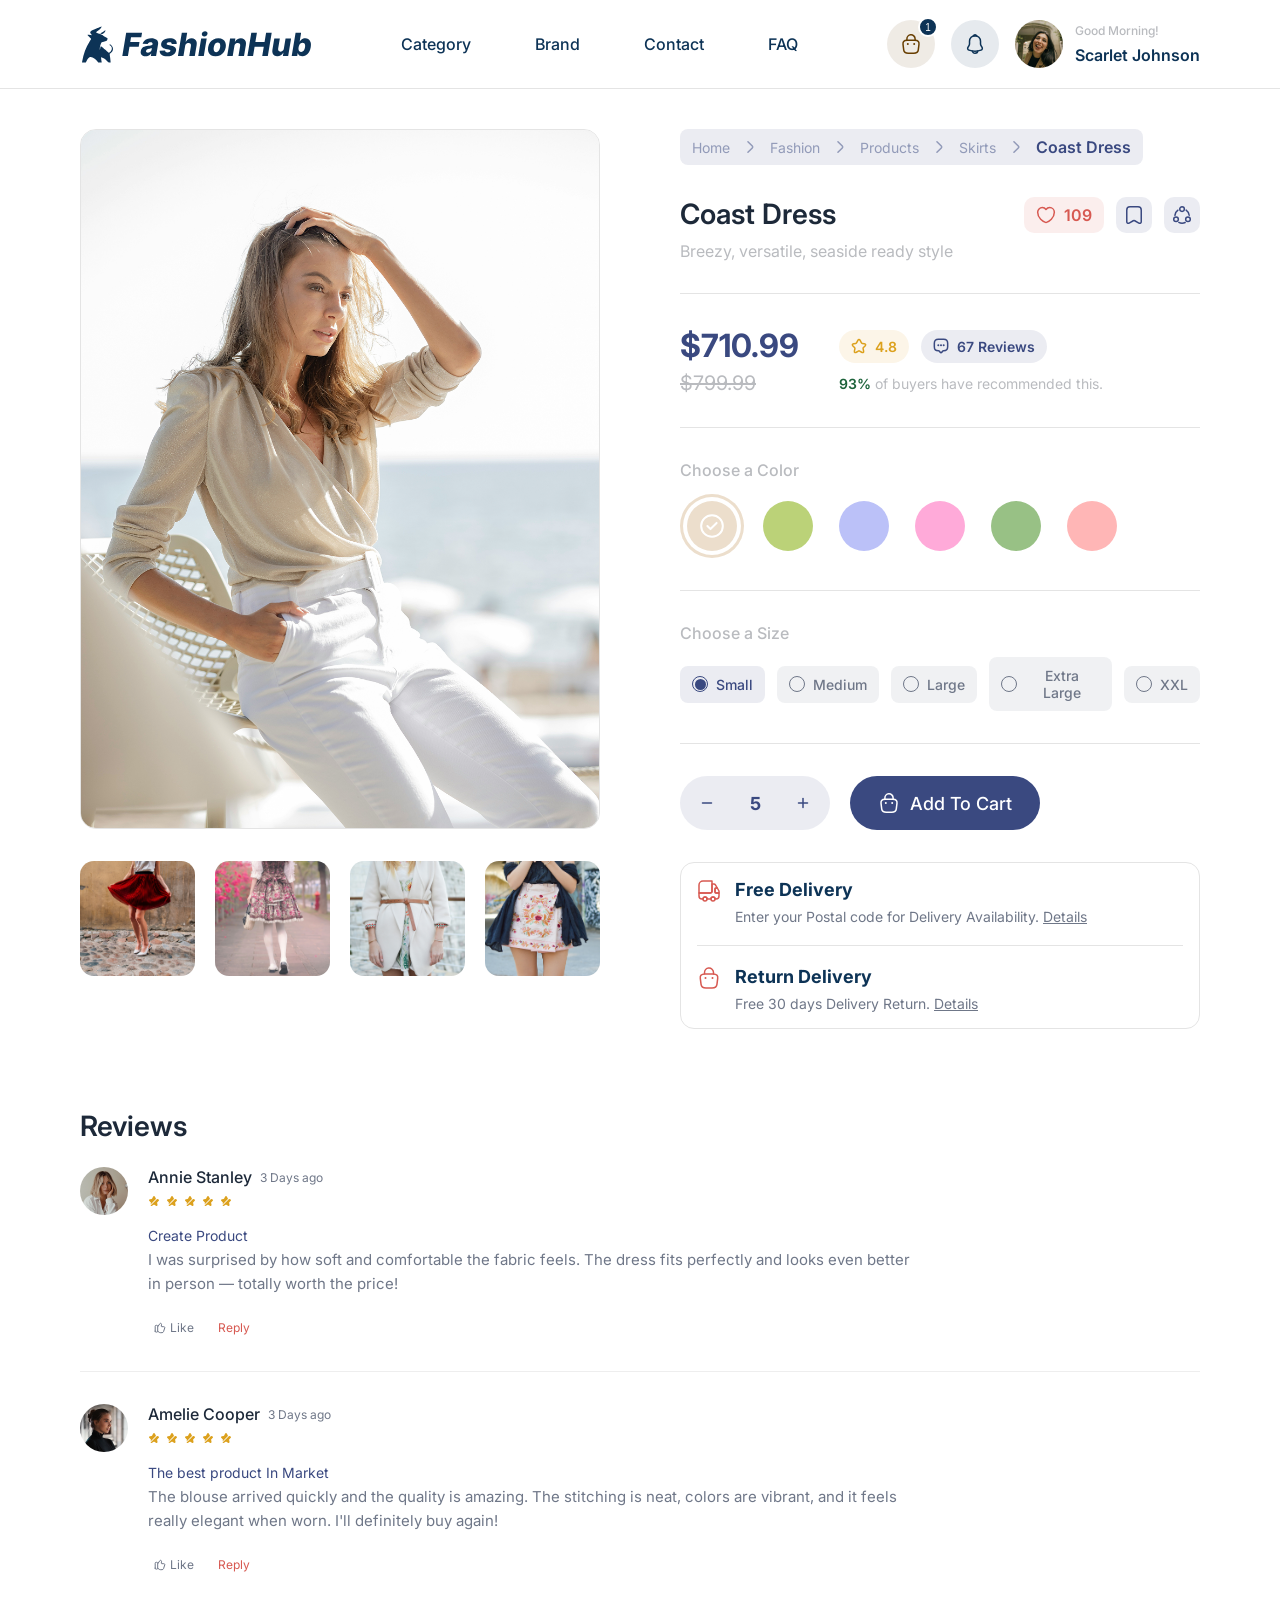
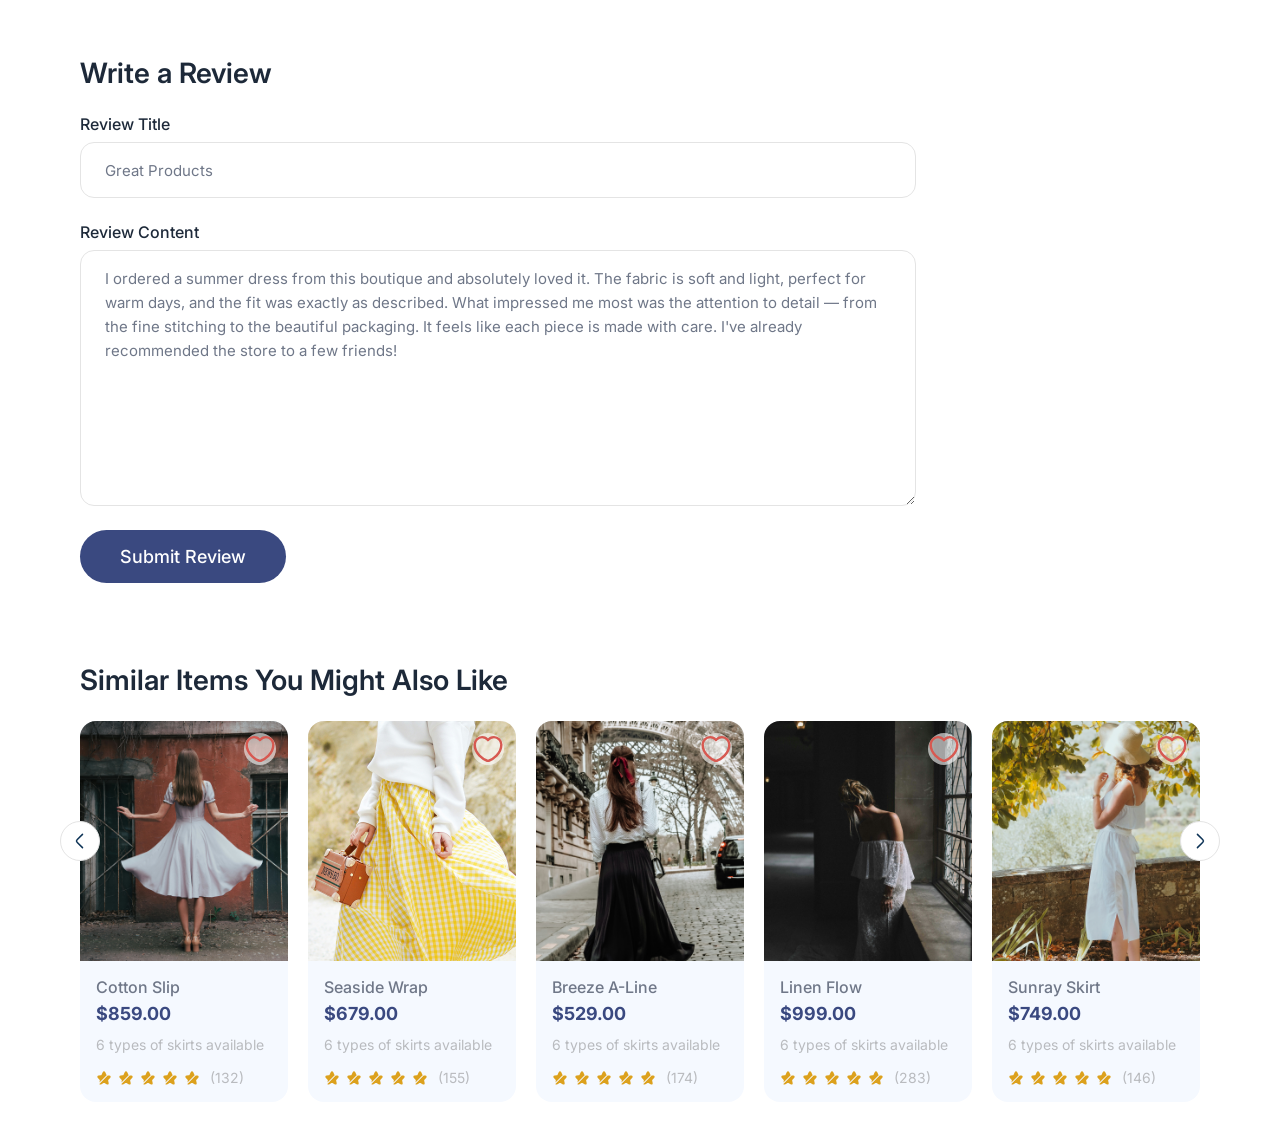
<file: index.html>
<!doctype html>
<html lang="en">
  <head>
    <meta charset="UTF-8" />
    <meta name="viewport" content="width=device-width, initial-scale=1.0" />
    <link rel="icon" type="image/png" href="assets/icons/favicon.svg" />
    <link rel="preconnect" href="https://fonts.googleapis.com" />
    <link rel="preconnect" href="https://fonts.gstatic.com" crossorigin />
    <link
      href="https://fonts.googleapis.com/css2?family=Inter:ital,opsz,wght@0,14..32,100..900;1,14..32,100..900&display=swap"
      rel="stylesheet"
    />
    <link rel="stylesheet" href="style.css" />
    <title>FashionHub</title>
  </head>
  <body>
    <header class="header">
      <div class="header__brand">
        <img
          src="assets/icons/logo.svg"
          alt="FashionHub logo"
          class="header__logo"
        />
      </div>
      <nav class="header__nav">
        <a href="#category" class="nav__item">Category</a>
        <a href="#brand" class="nav__item">Brand</a>
        <a href="#contact" class="nav__item">Contact</a>
        <a href="#FAQ" class="nav__item">FAQ</a>
      </nav>
      <div class="header__controls">
        <button
          type="button"
          aria-label="Shopping Cart"
          class="header__btn header__cart-btn"
        >
          <img src="assets/icons/bag-brown.svg" alt="" />
          <span class="header__cart-count">1</span>
        </button>
        <button
          type="button"
          aria-label="Notification"
          class="header__btn header__notif-btn"
        >
          <img src="assets/icons/notification.svg" alt="" />
        </button>
        <div class="header__user">
          <div class="header__user-image">
            <img src="assets/images/user-1.png" alt="Scarlet Johnson" />
          </div>
          <span class="header__greeting">Good Morning!</span>
          <span class="header__user-name">Scarlet Johnson</span>
        </div>
      </div>
    </header>

    <main>
      <section class="hero">
        <div class="hero__gallery">
          <div class="hero__gallery-item hero__gallery-item--banner">
            <img src="assets/images/product-1.png" alt="Product 1" />
          </div>
          <div class="hero__gallery-item">
            <img src="assets/images/product-2.png" alt="Product 2" />
          </div>
          <div class="hero__gallery-item">
            <img src="assets/images/product-3.png" alt="Product 3" />
          </div>
          <div class="hero__gallery-item">
            <img src="assets/images/product-4.png" alt="Product 4" />
          </div>
          <div class="hero__gallery-item">
            <img src="assets/images/product-5.png" alt="Product 5" />
          </div>
        </div>

        <div class="product">
          <div class="breadcrumb">
            <span class="breadcrumb__item">Home</span>
            <img src="assets/icons/arrow-right-gray.svg" alt="" />
            <span class="breadcrumb__item">Fashion</span>
            <img src="assets/icons/arrow-right-gray.svg" alt="" />
            <span class="breadcrumb__item">Products</span>
            <img src="assets/icons/arrow-right-gray.svg" alt="" />
            <span class="breadcrumb__item">Skirts</span>
            <img src="assets/icons/arrow-right-gray.svg" alt="" />
            <span class="breadcrumb__current">Coast Dress</span>
          </div>

          <div class="product__info-actions">
            <div class="product__info">
              <h1 class="product__title">Coast Dress</h1>
              <span class="product__subtitle"
                >Breezy, versatile, seaside ready style</span
              >
            </div>

            <div class="product__actions">
              <button
                type="button"
                aria-label="Like product"
                class="product__action product__action--like"
              >
                <img src="assets/icons/heart.svg" alt="" />
                <span class="product__likes-count">109</span>
              </button>
              <button
                type="button"
                aria-label="Save product"
                class="product__action"
              >
                <img src="assets/icons/archive.svg" alt="" />
              </button>
              <button
                type="button"
                aria-label="Share product"
                class="product__action"
              >
                <img src="assets/icons/share.svg" alt="" />
              </button>
            </div>
          </div>

          <div class="product__price-rate">
            <div class="product__price">
              <h2 class="product__price-current">$710.99</h2>
              <span class="product__price-original">$799.99</span>
            </div>

            <div class="product__rate">
              <div class="product__rank">
                <img src="assets/icons/star.svg" alt="" />
                <span class="product__rank-value">4.8</span>
              </div>
              <div class="product__reviews">
                <img src="assets/icons/message.svg" alt="" />
                <span class="product__reviews-count">67 Reviews</span>
              </div>
              <p class="product__recommendation">
                <span class="product__recommendation-percent">93%</span> of
                buyers have recommended this.
              </p>
            </div>
          </div>

          <div class="product__colors">
            <h3 class="product__section-title">Choose a Color</h3>
            <div class="product__colors-list">
              <button
                type="button"
                aria-label="Color #ecdecc"
                class="product__color product__color--selected"
                style="--color: #ecdecc"
              >
                <span class="product__color-swatch"
                  ><img src="assets/icons/tick-circle.svg" alt=""
                /></span>
              </button>
              <button
                type="button"
                aria-label="Color #bbd278"
                class="product__color"
                style="--color: #bbd278"
              >
                <span class="product__color-swatch"></span>
              </button>
              <button
                type="button"
                aria-label="Color #bbc1f8"
                class="product__color"
                style="--color: #bbc1f8"
              >
                <span class="product__color-swatch"></span>
              </button>
              <button
                type="button"
                aria-label="Color #ffaad9"
                class="product__color"
                style="--color: #ffaad9"
              >
                <span class="product__color-swatch"></span>
              </button>
              <button
                type="button"
                aria-label="Color #98c185"
                class="product__color"
                style="--color: #98c185"
              >
                <span class="product__color-swatch"></span>
              </button>
              <button
                type="button"
                aria-label="Color #ffb6b6"
                class="product__color"
                style="--color: #ffb6b6"
              >
                <span class="product__color-swatch"></span>
              </button>
            </div>
          </div>

          <div class="product__sizes">
            <h3 class="product__section-title">Choose a Size</h3>
            <div class="product__size-list">
              <button
                type="button"
                class="product__size product__size--selected"
              >
                <span class="product__size-radio"
                  ><span class="product__size-indicator"></span
                ></span>
                <span>Small</span>
              </button>
              <button type="button" class="product__size">
                <span class="product__size-radio"
                  ><span class="product__size-indicator"></span
                ></span>
                <span>Medium</span>
              </button>
              <button type="button" class="product__size">
                <span class="product__size-radio"
                  ><span class="product__size-indicator"></span
                ></span>
                <span>Large</span>
              </button>
              <button type="button" class="product__size">
                <span class="product__size-radio"
                  ><span class="product__size-indicator"></span
                ></span>
                <span>Extra Large</span>
              </button>
              <button type="button" class="product__size">
                <span class="product__size-radio"
                  ><span class="product__size-indicator"></span
                ></span>
                <span>XXL</span>
              </button>
            </div>
          </div>

          <div class="product__actions-panel">
            <div class="product__quantity">
              <button
                type="button"
                aria-label="Decrease quantity"
                class="product__quantity-btn"
              >
                <img src="assets/icons/minus.svg" alt="" />
              </button>
              <span class="product__quantity-value">5</span>
              <button
                type="button"
                aria-label="Increase quantity"
                class="product__quantity-btn"
              >
                <img src="assets/icons/add.svg" alt="" />
              </button>
            </div>

            <button type="button" class="product__add-to-cart">
              <img src="assets/icons/bag-white.svg" alt="" />
              <span>Add To Cart</span>
            </button>
          </div>

          <div class="product__features">
            <div class="product__feature">
              <img src="assets/icons/truck.svg" alt="" />
              <h4 class="product__feature-title">Free Delivery</h4>
              <p class="product__feature-link">
                Enter your Postal code for Delivery Availability.
                <a href="#">Details</a>
              </p>
            </div>
            <div class="product__feature">
              <img src="assets/icons/bag-red.svg" alt="" />
              <h4 class="product__feature-title">Return Delivery</h4>
              <p class="product__feature-link">
                Free 30 days Delivery Return.
                <a href="#">Details</a>
              </p>
            </div>
          </div>
        </div>
      </section>

      <section class="reviews">
        <h2 class="section-heading">Reviews</h2>

        <article class="review">
          <div class="review__header">
            <img
              src="assets/images/user-2.png"
              alt="Annie Stanley"
              class="review__avatar"
            />
            <div class="review__meta">
              <div class="review__author">
                <span class="review__name">Annie Stanley</span>
                <span class="review__time">3 Days ago</span>
              </div>
              <div class="review__stars">
                <img src="assets/icons/star-bold.svg" alt="" />
                <img src="assets/icons/star-bold.svg" alt="" />
                <img src="assets/icons/star-bold.svg" alt="" />
                <img src="assets/icons/star-bold.svg" alt="" />
                <img src="assets/icons/star-bold.svg" alt="" />
              </div>
            </div>
          </div>
          <h3 class="review__title">Create Product</h3>
          <p class="review__text">
            I was surprised by how soft and comfortable the fabric feels. The
            dress fits perfectly and looks even better in person — totally worth
            the price!
          </p>
          <div class="review__footer">
            <button type="button" class="review__btn review__btn--like">
              <img src="assets/icons/like.svg" alt="" />
              Like
            </button>
            <button type="button" class="review__btn review__btn--reply">
              Reply
            </button>
          </div>
        </article>

        <article class="review">
          <div class="review__header">
            <img
              src="assets/images/user-3.png"
              alt="Amelie Cooper"
              class="review__avatar"
            />
            <div class="review__meta">
              <div class="review__author">
                <span class="review__name">Amelie Cooper</span>
                <span class="review__time">3 Days ago</span>
              </div>
              <div class="review__stars">
                <img src="assets/icons/star-bold.svg" alt="" />
                <img src="assets/icons/star-bold.svg" alt="" />
                <img src="assets/icons/star-bold.svg" alt="" />
                <img src="assets/icons/star-bold.svg" alt="" />
                <img src="assets/icons/star-bold.svg" alt="" />
              </div>
            </div>
          </div>
          <h3 class="review__title">The best product In Market</h3>
          <p class="review__text">
            The blouse arrived quickly and the quality is amazing. The stitching
            is neat, colors are vibrant, and it feels really elegant when worn.
            I'll definitely buy again!
          </p>
          <div class="review__footer">
            <button type="button" class="review__btn review__btn--like">
              <img src="assets/icons/like.svg" alt="" />
              Like
            </button>
            <button type="button" class="review__btn review__btn--reply">
              Reply
            </button>
          </div>
        </article>
      </section>

      <section class="write-review">
        <h2 class="section-heading">Write a Review</h2>

        <form class="write-review__form">
          <label class="write-review__label" for="review-title"
            >Review Title</label
          >
          <input
            type="text"
            id="review-title"
            class="write-review__input"
            placeholder="Great Products"
          />

          <label class="write-review__label" for="review-content"
            >Review Content</label
          >
          <textarea
            id="review-content"
            class="write-review__textarea"
            rows="6"
            placeholder="I ordered a summer dress from this boutique and absolutely loved it. The fabric is soft and light, perfect for warm days, and the fit was exactly as described. What impressed me most was the attention to detail — from the fine stitching to the beautiful packaging. It feels like each piece is made with care. I've already recommended the store to a few friends!"
          ></textarea>

          <button type="submit" class="write-review__submit">
            Submit Review
          </button>
        </form>
      </section>

      <section class="similar">
        <h2 class="section-heading">Similar Items You Might Also Like</h2>

        <div class="similar__slider">
          <button
            type="button"
            aria-label="Previous items"
            class="similar__arrow similar__arrow--prev"
          >
            <img src="assets/icons/arrow-left.svg" alt="" />
          </button>

          <div class="similar__grid">
            <article class="similar-card">
              <div class="similar-card__image">
                <img src="assets/images/product-6.png" alt="Cotton Slip" />
                <button
                  type="button"
                  aria-label="Like"
                  class="similar-card__like"
                >
                  <img src="assets/icons/heart.svg" alt="" />
                </button>
              </div>
              <h3 class="similar-card__name">Cotton Slip</h3>
              <span class="similar-card__price">$859.00</span>
              <span class="similar-card__types"
                >6 types of skirts available</span
              >
              <div class="similar-card__rate">
                <img src="assets/icons/star-bold.svg" alt="" />
                <img src="assets/icons/star-bold.svg" alt="" />
                <img src="assets/icons/star-bold.svg" alt="" />
                <img src="assets/icons/star-bold.svg" alt="" />
                <img src="assets/icons/star-bold.svg" alt="" />
                <span class="similar-card__rate-count">(132)</span>
              </div>
            </article>

            <article class="similar-card">
              <div class="similar-card__image">
                <img src="assets/images/product-7.png" alt="Seaside Wrap" />
                <button
                  type="button"
                  aria-label="Like"
                  class="similar-card__like"
                >
                  <img src="assets/icons/heart.svg" alt="" />
                </button>
              </div>
              <h3 class="similar-card__name">Seaside Wrap</h3>
              <span class="similar-card__price">$679.00</span>
              <span class="similar-card__types"
                >6 types of skirts available</span
              >
              <div class="similar-card__rate">
                <img src="assets/icons/star-bold.svg" alt="" />
                <img src="assets/icons/star-bold.svg" alt="" />
                <img src="assets/icons/star-bold.svg" alt="" />
                <img src="assets/icons/star-bold.svg" alt="" />
                <img src="assets/icons/star-bold.svg" alt="" />
                <span class="similar-card__rate-count">(155)</span>
              </div>
            </article>

            <article class="similar-card">
              <div class="similar-card__image">
                <img src="assets/images/product-8.png" alt="Breeze A-Line" />
                <button
                  type="button"
                  aria-label="Like"
                  class="similar-card__like"
                >
                  <img src="assets/icons/heart.svg" alt="" />
                </button>
              </div>
              <h3 class="similar-card__name">Breeze A-Line</h3>
              <span class="similar-card__price">$529.00</span>
              <span class="similar-card__types"
                >6 types of skirts available</span
              >
              <div class="similar-card__rate">
                <img src="assets/icons/star-bold.svg" alt="" />
                <img src="assets/icons/star-bold.svg" alt="" />
                <img src="assets/icons/star-bold.svg" alt="" />
                <img src="assets/icons/star-bold.svg" alt="" />
                <img src="assets/icons/star-bold.svg" alt="" />
                <span class="similar-card__rate-count">(174)</span>
              </div>
            </article>

            <article class="similar-card">
              <div class="similar-card__image">
                <img src="assets/images/product-9.png" alt="Linen Flow" />
                <button
                  type="button"
                  aria-label="Like"
                  class="similar-card__like"
                >
                  <img src="assets/icons/heart.svg" alt="" />
                </button>
              </div>
              <h3 class="similar-card__name">Linen Flow</h3>
              <span class="similar-card__price">$999.00</span>
              <span class="similar-card__types"
                >6 types of skirts available</span
              >
              <div class="similar-card__rate">
                <img src="assets/icons/star-bold.svg" alt="" />
                <img src="assets/icons/star-bold.svg" alt="" />
                <img src="assets/icons/star-bold.svg" alt="" />
                <img src="assets/icons/star-bold.svg" alt="" />
                <img src="assets/icons/star-bold.svg" alt="" />
                <span class="similar-card__rate-count">(283)</span>
              </div>
            </article>

            <article class="similar-card">
              <div class="similar-card__image">
                <img src="assets/images/product-10.png" alt="Sunray Skirt" />
                <button
                  type="button"
                  aria-label="Like"
                  class="similar-card__like"
                >
                  <img src="assets/icons/heart.svg" alt="" />
                </button>
              </div>
              <h3 class="similar-card__name">Sunray Skirt</h3>
              <span class="similar-card__price">$749.00</span>
              <span class="similar-card__types"
                >6 types of skirts available</span
              >
              <div class="similar-card__rate">
                <img src="assets/icons/star-bold.svg" alt="" />
                <img src="assets/icons/star-bold.svg" alt="" />
                <img src="assets/icons/star-bold.svg" alt="" />
                <img src="assets/icons/star-bold.svg" alt="" />
                <img src="assets/icons/star-bold.svg" alt="" />
                <span class="similar-card__rate-count">(146)</span>
              </div>
            </article>
          </div>

          <button
            type="button"
            aria-label="Next items"
            class="similar__arrow similar__arrow--next"
          >
            <img src="assets/icons/arrow-right.svg" alt="" />
          </button>
        </div>
      </section>
    </main>
  </body>
</html>
</file>
<file: style.css>
:root {
  --color-primary: #0d3356;
  --color-secondary: #3a4980;
  --color-text: #1d2939;
  --color-gray: #6f7788;
  --color-gray-light: #b9bbbf;
  --color-red: #d75951;
  --color-yellow: #dca11d;
  --color-green: #1c623a;
  --color-white: #fff;
  --color-border: #e4e4e4;
  --color-border-light: #eee;
  --color-bg-light: #f5f9ff;

  --color-primary-focus: rgba(13, 51, 86, 0.4);
  --color-primary-soft: rgba(13, 51, 86, 0.1);
  --color-primary-soft-hover: rgba(13, 51, 86, 0.2);
  --color-secondary-half: rgba(58, 73, 128, 0.5);
  --color-secondary-soft: rgba(58, 73, 128, 0.1);
  --color-secondary-soft-hover: rgba(58, 73, 128, 0.2);
  --color-red-soft: rgba(215, 90, 81, 0.1);
  --color-red-soft-hover: rgba(215, 90, 81, 0.2);
  --color-red-tint: rgba(215, 90, 81, 0.15);
  --color-brown-soft: rgba(104, 62, 0, 0.1);
  --color-brown-soft-hover: rgba(104, 62, 0, 0.2);
  --color-yellow-soft: rgba(220, 160, 29, 0.1);
  --color-gray-soft: rgba(111, 119, 136, 0.1);
  --color-gray-tint: rgba(111, 119, 136, 0.15);
  --color-white-60: rgba(255, 255, 255, 0.6);
  --color-white-90: rgba(255, 255, 255, 0.9);

  --shadow-light: 0 2px 8px rgba(0, 0, 0, 0.08);
  --shadow-medium: 0 4px 10px rgba(0, 0, 0, 0.15);
  --shadow-card: 0 10px 20px rgba(0, 0, 0, 0.1);

  --radius-xs: 6px;
  --radius-sm: 8px;
  --radius-btn: 10px;
  --radius-md: 14px;
  --radius-lg: 16px;
  --radius-full: 99px;

  --font-main: "Inter", sans-serif;
  --page-padding: 80px;
}

*,
*::before,
*::after {
  padding: 0;
  margin: 0;
  box-sizing: inherit;
  transition: all 300ms ease;
}

html {
  box-sizing: border-box;
  scroll-behavior: smooth;
}

*::selection {
  color: var(--color-white);
  background: var(--color-secondary);
}

*:focus {
  outline: 4px dashed var(--color-primary);
  outline-offset: 4px;
  border-radius: 4px;
}

*:focus {
  outline: none;
  box-shadow:
    0 0 0 3px var(--color-primary-focus),
    0 0 0 6px var(--color-primary-soft-hover);
}

body {
  font-family: var(--font-main);
  font-size: 16px;
  font-weight: 400;
  color: var(--color-text);
  min-height: 100dvh;
  background-color: var(--color-white);
}

header {
  position: sticky;
  top: 0;
  display: flex;
  align-items: center;
  justify-content: space-between;
  background-color: var(--color-white);
  padding: 20px var(--page-padding);
  border-bottom: 1px solid var(--color-border);
  z-index: 99;
}

.header__brand {
  display: flex;
  align-items: center;
  gap: 60px;
}

.header__logo {
  width: 232px;
}

.header__nav {
  display: flex;
  align-items: center;
  gap: 40px;
}

.nav__item {
  font-weight: 500;
  color: var(--color-primary);
  text-decoration: none;
  padding: 10px 12px;
  border-radius: var(--radius-btn);
}

.nav__item:hover,
.nav__item:focus {
  background-color: var(--color-primary-soft-hover);
}

.header__controls {
  display: flex;
  align-items: center;
  gap: 16px;
}

.header__btn {
  display: grid;
  place-items: center;
  width: 48px;
  height: 48px;
  border: none;
  border-radius: var(--radius-full);
  cursor: pointer;
}

.header__cart-btn {
  position: relative;
  background-color: var(--color-brown-soft);
}

.header__btn:hover {
  transform: scale(1.05);
}

.header__cart-btn:hover {
  background-color: var(--color-brown-soft-hover);
}

.header__cart-count {
  position: absolute;
  top: -3px;
  right: -3px;
  display: grid;
  place-items: center;
  font-size: 10px;
  font-weight: 500;
  color: var(--color-white);
  width: 20px;
  height: 20px;
  background-color: var(--color-primary);
  border: 2px solid var(--color-white);
  border-radius: var(--radius-full);
}

.header__notif-btn {
  background-color: var(--color-primary-soft);
}

.header__notif-btn:hover {
  background-color: var(--color-primary-soft-hover);
}

.header__user {
  display: grid;
  grid-template-columns: auto 1fr;
  align-items: center;
  gap: 0 12px;
}

.header__user-image {
  grid-row: span 2;
  width: 48px;
  height: 48px;
  border-radius: var(--radius-full);
  overflow: hidden;
}

.header__user-image img {
  width: 100%;
  height: 100%;
  object-fit: cover;
}

.header__greeting {
  font-size: 12px;
  font-weight: 500;
  color: var(--color-gray-light);
}

.header__user-name {
  font-weight: 600;
  color: var(--color-primary);
}

.hero {
  display: flex;
  align-items: flex-start;
  gap: 80px;
  padding: 40px var(--page-padding);
}

.hero__gallery {
  display: grid;
  grid-template-columns: repeat(4, 1fr);
  gap: 32px 20px;
  width: 50%;
}

.hero__gallery-item {
  aspect-ratio: 1 / 1;
  border-radius: var(--radius-md);
  overflow: hidden;
}

.hero__gallery-item img {
  width: 100%;
  height: 100%;
  object-fit: cover;
}

.hero__gallery-item--banner {
  grid-column: span 4;
  width: 100%;
  height: 700px;
  aspect-ratio: auto;
  border: 1px solid var(--color-border);
  border-radius: var(--radius-lg);
}

.hero__gallery-item--banner img {
  object-position: top;
}

.product {
  display: flex;
  flex-direction: column;
  gap: 32px;
  width: 50%;
}

.breadcrumb {
  display: flex;
  align-items: center;
  gap: 12px;
  width: max-content;
  background-color: var(--color-secondary-soft);
  padding: 8px 12px;
  border-radius: var(--radius-sm);
}

.breadcrumb__item {
  font-size: 14px;
  color: var(--color-secondary-half);
}

.breadcrumb__current {
  font-weight: 600;
  color: var(--color-secondary);
}

.product__info-actions {
  display: flex;
  align-items: flex-start;
  justify-content: space-between;
  padding-bottom: 32px;
  border-bottom: 1px solid var(--color-border);
}

.product__info {
  display: flex;
  flex-direction: column;
  gap: 10px;
}

.product__title {
  font-size: 28px;
  font-weight: 600;
}

.product__subtitle {
  color: var(--color-gray-light);
}

.product__actions {
  display: flex;
  align-items: flex-start;
  gap: 12px;
}

.product__action {
  display: grid;
  place-items: center;
  width: 36px;
  height: 36px;
  background-color: var(--color-secondary-soft);
  padding: 8px;
  border: none;
  border-radius: var(--radius-btn);
  cursor: pointer;
}

.product__action:hover {
  background-color: var(--color-secondary-soft-hover);
}

.product__action--like {
  display: flex;
  align-items: center;
  gap: 8px;
  width: auto;
  height: auto;
  font-family: var(--font-main);
  font-size: 16px;
  font-weight: 600;
  color: var(--color-red);
  background-color: var(--color-red-soft);
  padding: 8px 12px;
  border: none;
  border-radius: var(--radius-btn);
  cursor: pointer;
}

.product__action--like:hover {
  background-color: var(--color-red-soft-hover);
}

.product__price-rate {
  display: flex;
  align-items: center;
  gap: 40px;
  padding-bottom: 32px;
  border-bottom: 1px solid var(--color-border);
}

.product__price {
  display: flex;
  flex-direction: column;
  gap: 6px;
}

.product__price-current {
  font-size: 32px;
  font-weight: 700;
  color: var(--color-secondary);
}

.product__price-original {
  font-size: 20px;
  color: var(--color-gray-light);
  text-decoration: line-through;
}

.product__rate {
  display: grid;
  grid-template-columns: auto max-content;
  justify-items: start;
  gap: 12px;
}

.product__rank {
  display: flex;
  align-items: center;
  gap: 8px;
  font-size: 14px;
  font-weight: 600;
  color: var(--color-yellow);
  background-color: var(--color-yellow-soft);
  padding: 8px 12px;
  border-radius: var(--radius-full);
}

.product__reviews:active {
  transform: scale(0.9);
}

.product__reviews {
  display: flex;
  align-items: center;
  gap: 8px;
  font-size: 14px;
  font-weight: 600;
  color: var(--color-secondary);
  background-color: var(--color-secondary-soft);
  padding: 8px 12px;
  border-radius: var(--radius-full);
}

.product__recommendation {
  grid-column: span 2;
  font-size: 14px;
  color: var(--color-gray-light);
}

.product__recommendation-percent {
  color: var(--color-green);
  font-weight: 600;
}

.product__colors {
  display: flex;
  flex-direction: column;
  gap: 14px;
  padding-bottom: 32px;
  border-bottom: 1px solid var(--color-border);
}

.product__section-title {
  font-size: 16px;
  font-weight: 500;
  color: var(--color-gray-light);
}

.product__colors-list {
  display: grid;
  grid-template-columns: repeat(6, 64px);
  align-items: center;
  gap: 12px;
}

.product__color {
  display: grid;
  place-items: center;
  width: 100%;
  height: 64px;
  background-color: transparent;
  border: none;
  border-radius: var(--radius-full);
  cursor: pointer;
}

.product__color-swatch {
  display: grid;
  place-items: center;
  width: 50px;
  height: 50px;
  color: var(--color);
  background-color: var(--color);
  border-radius: var(--radius-full);
}

.product__color--selected .product__color-swatch,
.product__color-swatch:hover {
  box-shadow:
    0 0 0 4px var(--color-white),
    0 0 0 7px currentColor;
}

.product__sizes {
  display: flex;
  flex-direction: column;
  gap: 14px;
  padding-bottom: 32px;
  border-bottom: 1px solid var(--color-border);
}

.product__size-list {
  list-style: none;
  display: flex;
  align-items: center;
  gap: 12px;
}

.product__size {
  display: flex;
  align-items: center;
  gap: 8px;
  font-family: var(--font-main);
  font-size: 14px;
  font-weight: 500;
  color: var(--color-gray);
  background-color: var(--color-gray-soft);
  padding: 10px 12px;
  border: none;
  border-radius: var(--radius-sm);
  cursor: pointer;
}

.product__size:hover {
  background-color: var(--color-secondary-soft-hover);
}

.product__size--selected {
  background-color: var(--color-secondary-soft);
  color: var(--color-secondary);
}

.product__size-radio {
  display: flex;
  justify-content: center;
  align-items: center;
  width: 16px;
  height: 16px;
  border: 1px solid var(--color-gray);
  border-radius: var(--radius-full);
}

.product__size--selected .product__size-radio {
  border: 1px solid var(--color-secondary);
}

.product__size-indicator {
  width: 11px;
  height: 11px;
  background-color: transparent;
  border-radius: var(--radius-full);
}

.product__size--selected .product__size-indicator {
  background-color: var(--color-secondary);
}

.product__actions-panel {
  display: flex;
  align-items: center;
  gap: 20px;
}

.product__quantity {
  display: grid;
  grid-template-columns: repeat(3, auto);
  align-items: center;
  justify-content: space-between;
  justify-items: center;
  font-family: var(--font-main);
  font-size: 18px;
  font-weight: 700;
  color: var(--color-secondary);
  width: 150px;
  height: 54px;
  background-color: var(--color-secondary-soft);
  border-radius: var(--radius-full);
}

.product__quantity-btn {
  display: grid;
  place-items: center;
  width: 54px;
  height: 100%;
  background-color: transparent;
  border: none;
  cursor: pointer;
}

.product__quantity-btn:first-child {
  border-radius: var(--radius-full) 0 0 var(--radius-full);
}

.product__quantity-btn:last-child {
  border-radius: 0 var(--radius-full) var(--radius-full) 0;
}

.product__quantity-btn:hover {
  background-color: var(--color-secondary-soft-hover);
}

.product__add-to-cart {
  display: flex;
  align-items: center;
  gap: 10px;
  font-family: var(--font-main);
  font-size: 18px;
  font-weight: 500;
  color: var(--color-white);
  background-color: var(--color-secondary);
  padding: 16px 28px;
  border: none;
  border-radius: var(--radius-full);
  cursor: pointer;
}

.product__add-to-cart:hover {
  background-color: var(--color-primary);
  box-shadow: 0 4px 12px var(--color-primary-soft-hover);
}

.product__features {
  display: flex;
  flex-direction: column;
  gap: 20px;
  padding: 16px;
  border: 1px solid var(--color-border);
  border-radius: var(--radius-md);
}

.product__features div:first-child {
  padding-bottom: 20px;
  border-bottom: 1px solid var(--color-border);
}

.product__feature {
  display: grid;
  grid-template-columns: auto 1fr;
  gap: 8px 14px;
}

.product__feature img {
  grid-row: span 2;
}

.product__feature-title {
  font-size: 18px;
  font-weight: 700;
  color: var(--color-primary);
}

.product__feature-link {
  font-size: 14px;
  color: var(--color-gray);
}

.product__feature-link a:link {
  color: inherit;
}

.reviews,
.write-review,
.similar {
  padding: 40px var(--page-padding);
}

.section-heading {
  font-size: 28px;
  font-weight: 600;
  color: var(--color-text);
}

.review {
  display: grid;
  grid-template-columns: 48px 1fr;
  column-gap: 20px;
  align-items: start;
  padding-top: 24px;
}

.review + .review {
  padding-top: 32px;
}

.review:not(:last-child) {
  padding-bottom: 32px;
  border-bottom: 1px solid var(--color-border-light);
}

.review__header {
  display: contents;
}

.review__avatar {
  grid-column: 1;
  grid-row: 1 / span 4;
  width: 48px;
  height: 48px;
  object-fit: cover;
  border-radius: var(--radius-full);
}

.review__meta {
  grid-column: 2;
  display: flex;
  flex-direction: column;
  gap: 8px;
  margin-bottom: 20px;
}

.review__author {
  display: flex;
  align-items: center;
  gap: 8px;
}

.review__name {
  font-size: 16px;
  font-weight: 500;
  color: var(--color-text);
}

.review__time {
  font-size: 12px;
  font-weight: 400;
  color: var(--color-gray);
}

.review__stars {
  display: flex;
  align-items: center;
  gap: 6px;
}

.review__stars img {
  width: 12px;
  height: 12px;
}

.review__title {
  grid-column: 2;
  font-size: 14px;
  font-weight: 400;
  color: var(--color-secondary);
}

.review__text {
  grid-column: 2;
  max-width: 768px;
  margin-top: 4px;
  font-size: 15px;
  font-weight: 400;
  line-height: 24px;
  color: var(--color-gray);
}

.review__footer {
  grid-column: 2;
  display: flex;
  align-items: center;
  gap: 12px;
  margin-top: 20px;
}

.review__btn {
  display: inline-flex;
  align-items: center;
  gap: 4px;
  font-family: var(--font-main);
  font-size: 12px;
  font-weight: 400;
  background-color: transparent;
  padding: 4px 6px;
  border: none;
  border-radius: var(--radius-xs);
  cursor: pointer;
}

.review__btn--like {
  color: var(--color-gray);
}

.review__btn--like:hover {
  background-color: var(--color-gray-tint);
}

.review__btn--reply {
  color: var(--color-red);
}

.review__btn--reply:hover {
  background-color: var(--color-red-tint);
}

.write-review__form {
  display: flex;
  flex-direction: column;
  gap: 8px;
  max-width: 836px;
  margin-top: 24px;
}

.write-review__label {
  font-size: 16px;
  font-weight: 500;
  color: var(--color-text);
}

.write-review__input,
.write-review__textarea {
  width: 100%;
  margin-bottom: 16px;
  font-family: var(--font-main);
  font-size: 15px;
  line-height: 24px;
  color: var(--color-text);
  background-color: var(--color-white);
  padding: 16px 24px;
  border: 1px solid var(--color-border);
  border-radius: var(--radius-md);
}

.write-review__input {
  height: 56px;
}

.write-review__textarea {
  min-height: 256px;
  resize: vertical;
}

.write-review__input::placeholder,
.write-review__textarea::placeholder {
  color: var(--color-gray);
}

.write-review__input:focus,
.write-review__textarea:focus {
  border-color: var(--color-secondary);
}

.write-review__submit {
  align-self: flex-start;
  font-family: var(--font-main);
  font-size: 18px;
  font-weight: 500;
  color: var(--color-white);
  background-color: var(--color-secondary);
  padding: 16px 40px;
  border: none;
  border-radius: var(--radius-full);
  cursor: pointer;
}

.write-review__submit:hover {
  background-color: var(--color-primary);
  transform: translateY(-2px);
  box-shadow: 0 4px 12px var(--color-primary-soft-hover);
}

.write-review__submit:active {
  transform: translateY(0);
}

.similar {
  display: flex;
  flex-direction: column;
  gap: 24px;
}

.similar__slider {
  position: relative;
}

.similar__grid {
  display: grid;
  grid-template-columns: repeat(5, 1fr);
  gap: 20px;
}

.similar__arrow {
  position: absolute;
  top: 100px;
  z-index: 2;
  display: grid;
  place-items: center;
  width: 40px;
  height: 40px;
  background-color: var(--color-white);
  border: 1px solid var(--color-border);
  border-radius: var(--radius-full);
  box-shadow: 0 2px 8px var(--shadow-light);
  cursor: pointer;
}

.similar__arrow:hover {
  background-color: var(--color-secondary-soft);
}

.similar__arrow--prev {
  left: -20px;
}

.similar__arrow--next {
  right: -20px;
}

.similar-card {
  display: flex;
  flex-direction: column;
  gap: 6px;
  padding-bottom: 16px;
  background-color: var(--color-bg-light);
  border-radius: var(--radius-lg);
  cursor: pointer;
}

.similar-card:hover {
  transform: translateY(-8px);
  box-shadow: 0 10px 20px var(--shadow-card);
}

.similar-card > :not(.similar-card__image) {
  padding: 0 16px;
}

.similar-card__image {
  position: relative;
  width: 100%;
  height: 240px;
  margin-bottom: 10px;
  border-radius: var(--radius-lg) var(--radius-lg) 0 0;
  overflow: hidden;
}

.similar-card__image img {
  width: 100%;
  height: 100%;
  object-fit: cover;
}

.similar-card__like {
  position: absolute;
  top: 12px;
  right: 12px;
  display: grid;
  place-items: center;
  width: 32px;
  height: 32px;
  background-color: var(--color-white-60);
  border: none;
  border-radius: var(--radius-full);
  cursor: pointer;
}

.similar-card__like:hover {
  background-color: var(--color-white-90);
  transform: scale(1.15);
  box-shadow: 0 4px 10px var(--shadow-medium);
}

.similar-card__like:active {
  transform: scale(0.9);
}

.similar-card__name {
  font-size: 16px;
  font-weight: 500;
  color: var(--color-gray);
}

.similar-card__price {
  font-size: 18px;
  font-weight: 700;
  color: var(--color-secondary);
}

.similar-card__types {
  margin-top: 6px;
  font-size: 14px;
  font-weight: 400;
  color: var(--color-gray-light);
}

.similar-card__rate {
  display: flex;
  align-items: center;
  gap: 6px;
  margin-top: 10px;
}

.similar-card__rate img {
  width: 16px;
  height: 16px;
}

.similar-card__rate-count {
  margin-left: 4px;
  font-size: 14px;
  font-weight: 400;
  color: var(--color-gray-light);
}
</file>
